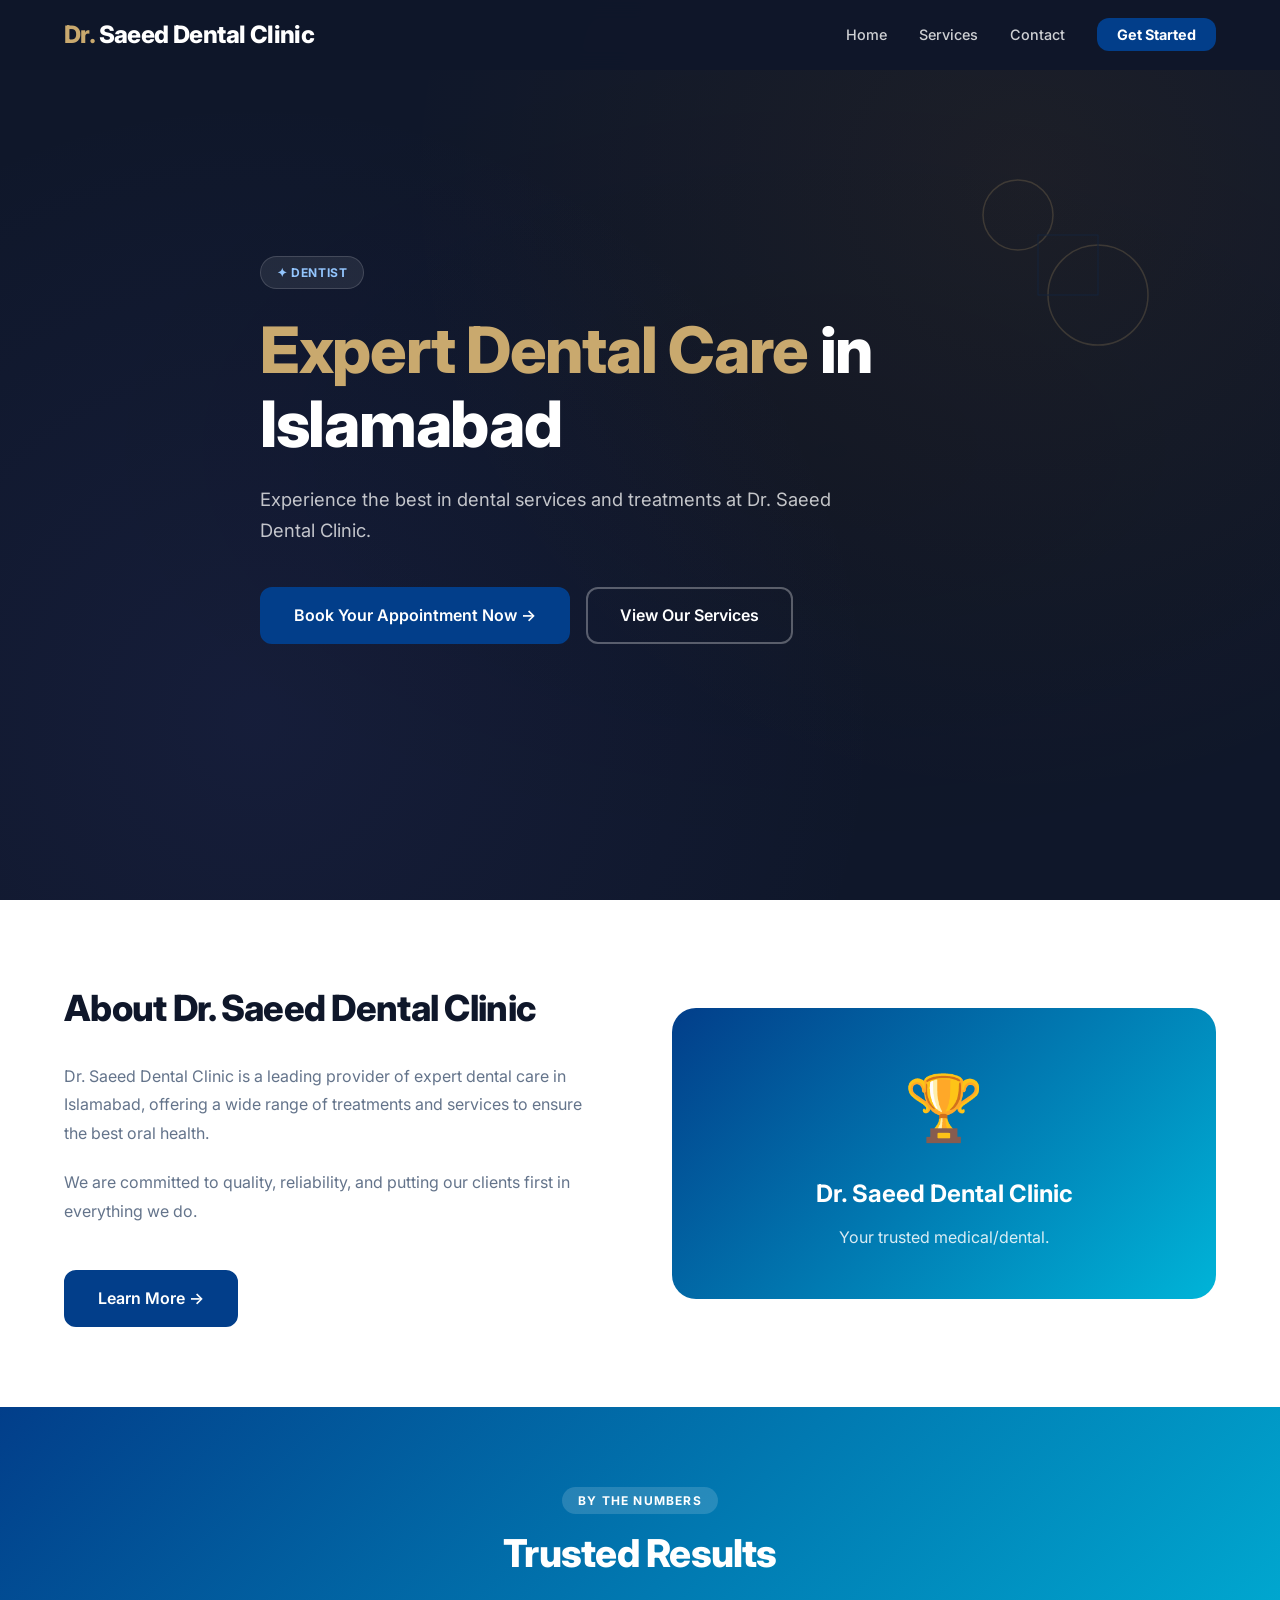
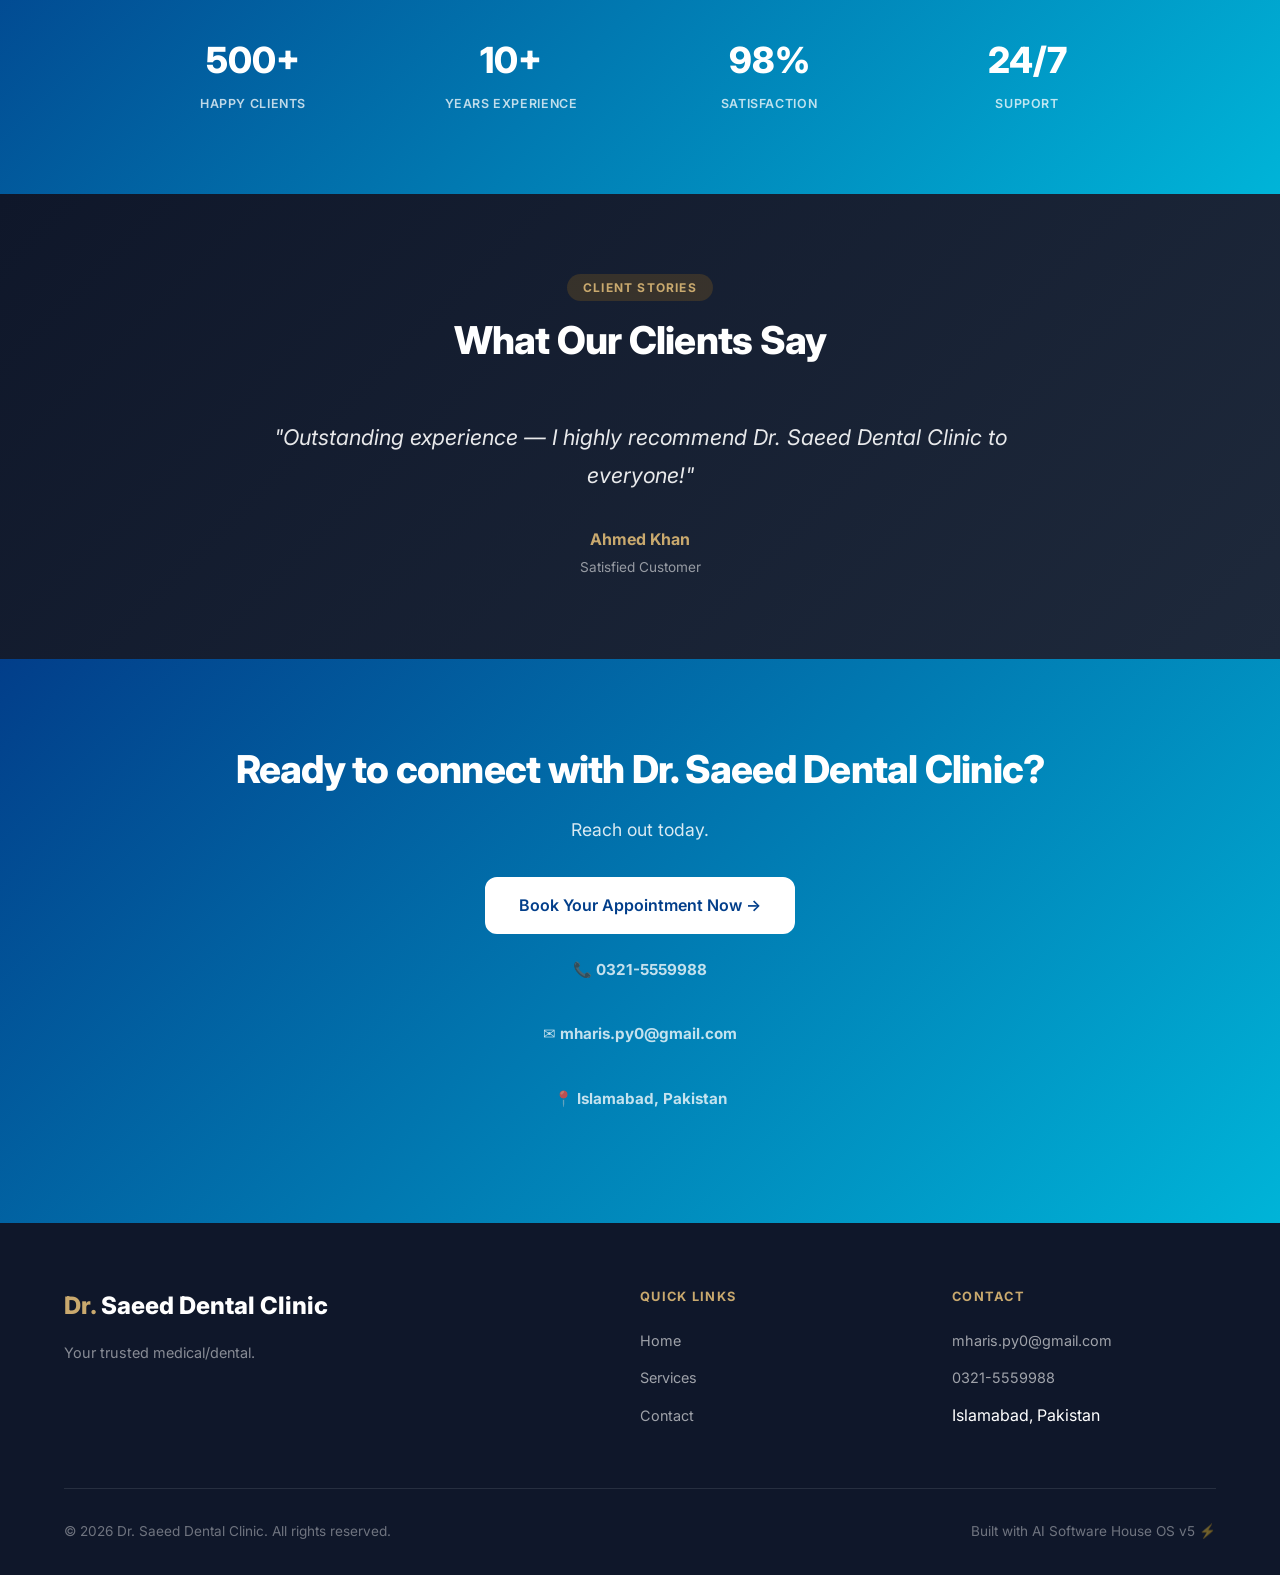
<file: index.html>
<!DOCTYPE html>
<html lang="en">
<head>
  <meta charset="UTF-8">
  <meta name="viewport" content="width=device-width,initial-scale=1.0">
  <title>Dr. Saeed Dental Clinic - DENTIST</title>
  <meta name="description" content="Experience the best in dental services and treatments at Dr. Saeed Dental Clinic.">
  <link rel="preconnect" href="https://fonts.googleapis.com">
  <link href="https://fonts.googleapis.com/css2?family=Inter:wght@400;500;600;700;800&display=swap" rel="stylesheet">
  <link rel="stylesheet" href="styles.css">
</head>
<body>

  <nav class="navbar">
    <div class="container nav-inner">
      <div class="nav-brand"><span>Dr.</span> Saeed Dental Clinic</div>
      <ul class="nav-links">
          <li><a href="index.html">Home</a></li>
          <li><a href="services.html">Services</a></li>
          <li><a href="contact.html">Contact</a></li>
          <li><a href="#contact" class="nav-cta">Get Started</a></li>
      </ul>
      <div class="hamburger"><span></span><span></span><span></span></div>
    </div>
  </nav>

  
  <section class="hero" id="home">
    <div class="hero-deco" aria-hidden="true"><svg viewBox="0 0 240 240" xmlns="http://www.w3.org/2000/svg">
      <circle cx="80" cy="80" r="35" />
      <circle cx="160" cy="160" r="50" />
      <rect x="100" y="100" width="60" height="60" />
    </svg></div>
    <div class="container">
      <div class="hero-content">
        <div class="hero-badge">✦ DENTIST</div>
        <h1><em>Expert Dental Care</em> in Islamabad</h1>
        <p class="hero-sub">Experience the best in dental services and treatments at Dr. Saeed Dental Clinic.</p>
        <div class="hero-btns">
          <a href="#contact" class="btn btn-primary">Book Your Appointment Now →</a>
          <a href="#services" class="btn btn-outline">View Our Services</a>
        </div>
      </div>
    </div>
  </section>

  <section id="about">
    <div class="container">
      <div class="about-grid">
        <div class="about-content fade-in">
          <h2>About Dr. Saeed Dental Clinic</h2>
          <p>Dr. Saeed Dental Clinic is a leading provider of expert dental care in Islamabad, offering a wide range of treatments and services to ensure the best oral health.</p>
          <p>We are committed to quality, reliability, and putting our clients first in everything we do.</p>
          <a href="#contact" class="btn btn-primary" style="margin-top:1.5rem">Learn More →</a>
        </div>
        <div class="about-visual fade-in">
          <div class="about-visual-icon">🏆</div>
          <h3>Dr. Saeed Dental Clinic</h3>
          <p>Your trusted medical/dental.</p>
        </div>
      </div>
    </div>
  </section>

  <section id="stats" style="background:linear-gradient(135deg,var(--primary) 0%,var(--secondary) 100%);color:var(--white);padding:5rem 0">
    <div class="container">
      <div class="section-header" style="color:var(--white)">
        <span class="section-tag" style="background:rgba(255,255,255,.15);color:var(--white);border-color:rgba(255,255,255,.25)">By the Numbers</span>
        <h2 style="color:var(--white);margin-bottom:0">Trusted Results</h2>
      </div>
      <div class="stats-grid" style="max-width:1000px;margin:2rem auto 0;color:var(--white);display:grid;grid-template-columns:repeat(auto-fit,minmax(200px,1fr));gap:2rem;text-align:center"><div class="stat-item"><span class="stat-number">500+</span><div class="stat-label">Happy Clients</div></div><div class="stat-item"><span class="stat-number">10+</span><div class="stat-label">Years Experience</div></div><div class="stat-item"><span class="stat-number">98%</span><div class="stat-label">Satisfaction</div></div><div class="stat-item"><span class="stat-number">24/7</span><div class="stat-label">Support</div></div></div>
    </div>
  </section>

  <section class="testimonial-section" id="testimonials">
    <div class="container">
      <div class="section-header">
        <span class="section-tag" style="background:rgba(245,158,11,.15);color:var(--accent)">Client Stories</span>
        <h2 style="color:var(--white)">What Our Clients Say</h2>
      </div>
      <p class="test-quote fade-in">"Outstanding experience — I highly recommend Dr. Saeed Dental Clinic to everyone!"</p>
      <p class="test-author">Ahmed Khan</p>
      <p class="test-role">Satisfied Customer</p>
    </div>
  </section>

  <section class="cta-section" id="contact">
    <div class="container">
      <h2>Ready to connect with Dr. Saeed Dental Clinic?</h2>
      <p>Reach out today.</p>
      <a href="tel:0321-5559988" class="btn btn-white">Book Your Appointment Now →</a>
      <div class="contact-info">
        <p>📞 <strong><a href="tel:0321-5559988" style="color:inherit;text-decoration:none">0321-5559988</a></strong></p>
        <p>✉ <strong><a href="mailto:mharis.py0@gmail.com" style="color:inherit;text-decoration:none">mharis.py0@gmail.com</a></strong></p>
        <p>📍 <strong>Islamabad, Pakistan</strong></p>
      </div>
    </div>
  </section>

  <footer class="footer">
    <div class="container">
      <div class="footer-grid">
        <div>
          <div class="footer-brand"><span>Dr.</span> Saeed Dental Clinic</div>
          <p class="footer-tagline">Your trusted medical/dental.</p>
        </div>
        <div class="footer-col">
          <h4>Quick Links</h4>
          <ul>
            <li><a href="index.html">Home</a></li>
            <li><a href="services.html">Services</a></li>
            <li><a href="contact.html">Contact</a></li>
          </ul>
        </div>
        <div class="footer-col">
          <h4>Contact</h4>
          <ul>
            <li><a href="mailto:mharis.py0@gmail.com">mharis.py0@gmail.com</a></li>
            <li><a href="tel:0321-5559988">0321-5559988</a></li>
            <li>Islamabad, Pakistan</li>
          </ul>
        </div>
      </div>
      <div class="footer-bottom">
        <p>© 2026 Dr. Saeed Dental Clinic. All rights reserved.</p>
        <p>Built with AI Software House OS v5 ⚡</p>
      </div>
    </div>
  </footer>

  <script src="script.js"></script>
</body>
</html>
</file>
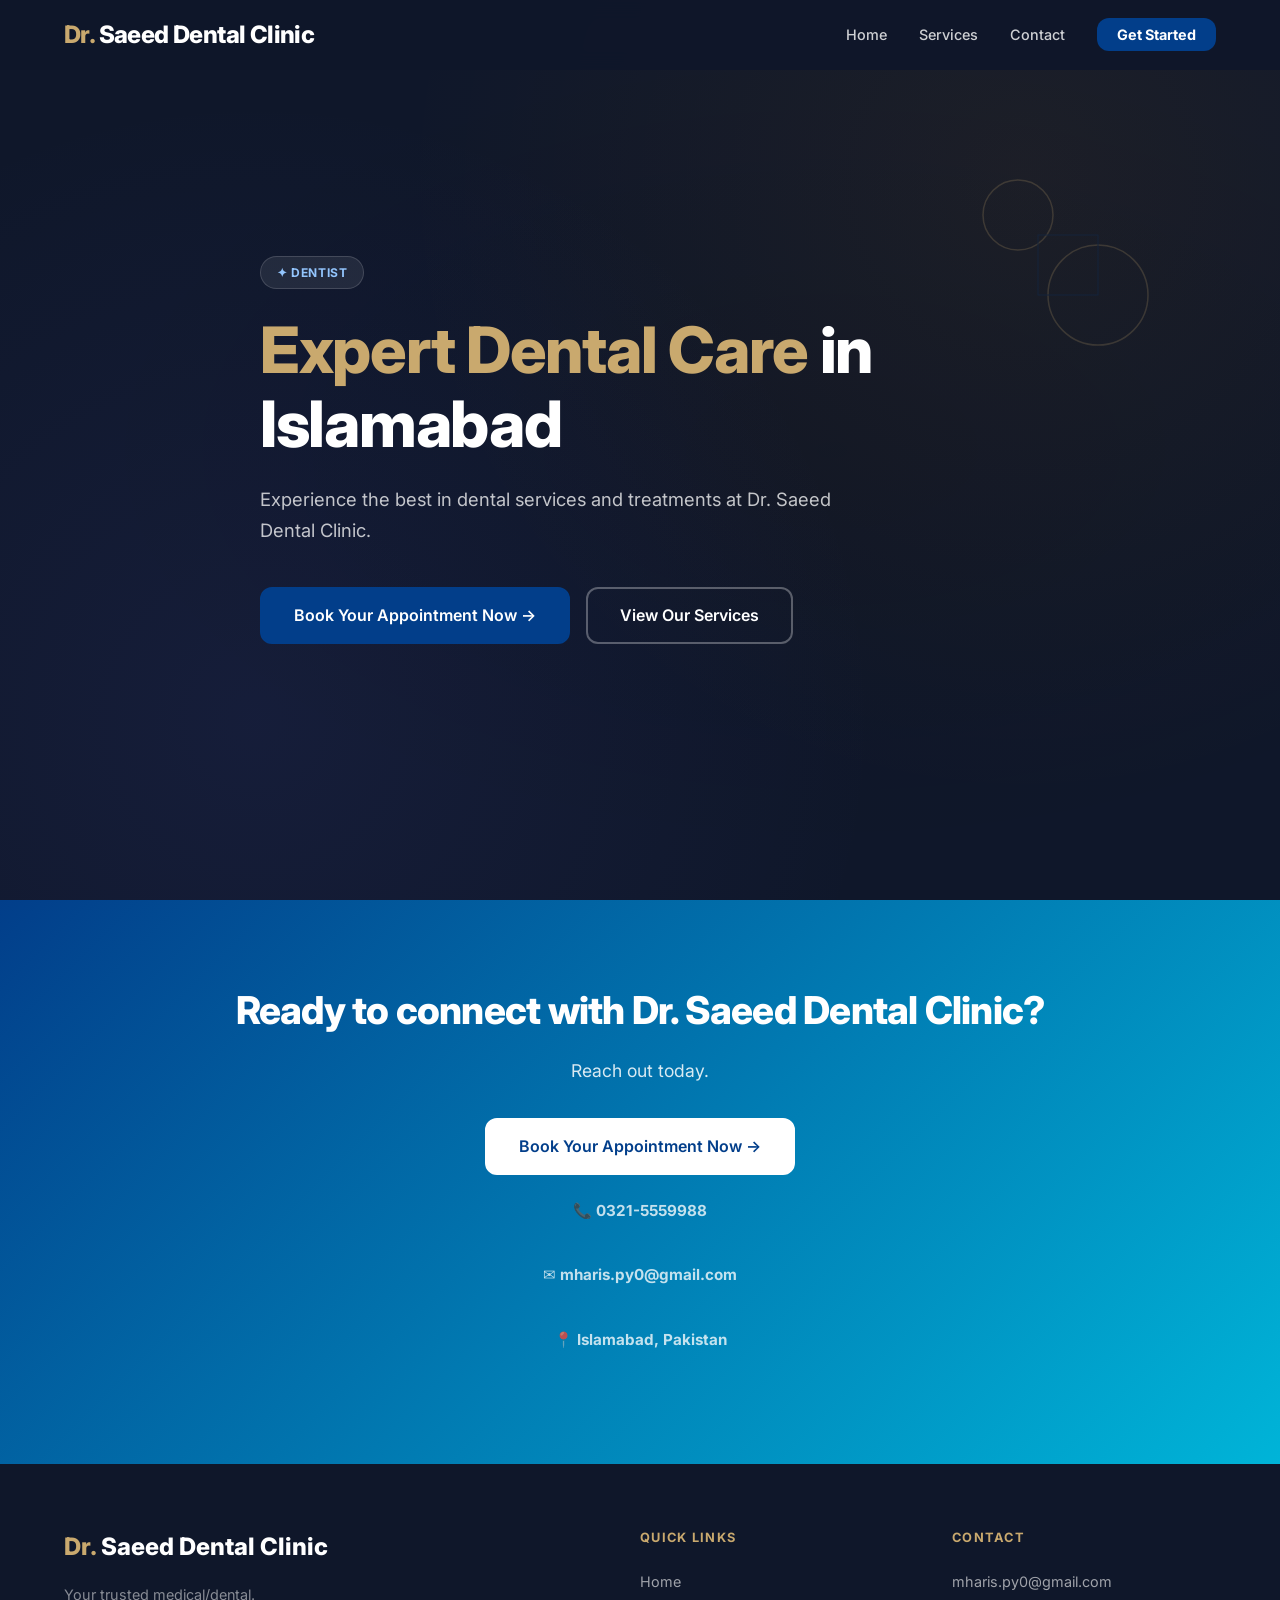
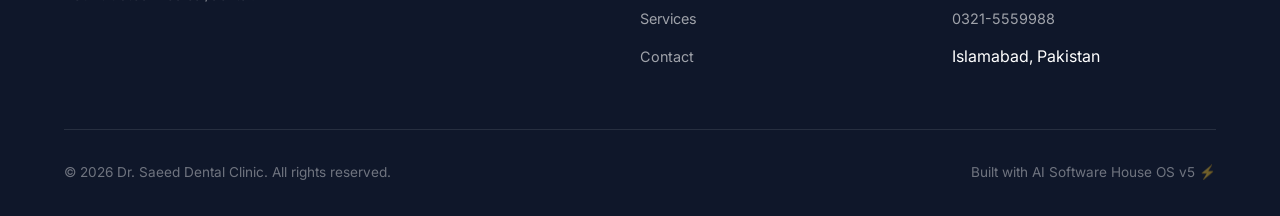
<file: contact.html>
<!DOCTYPE html>
<html lang="en">
<head>
  <meta charset="UTF-8">
  <meta name="viewport" content="width=device-width,initial-scale=1.0">
  <title>Contact - Dr. Saeed Dental Clinic</title>
  <meta name="description" content="Experience the best in dental services and treatments at Dr. Saeed Dental Clinic.">
  <link rel="preconnect" href="https://fonts.googleapis.com">
  <link href="https://fonts.googleapis.com/css2?family=Inter:wght@400;500;600;700;800&display=swap" rel="stylesheet">
  <link rel="stylesheet" href="styles.css">
</head>
<body>

  <nav class="navbar">
    <div class="container nav-inner">
      <div class="nav-brand"><a href="index.html"><span>Dr.</span> Saeed Dental Clinic</a></div>
      <ul class="nav-links">
          <li><a href="index.html">Home</a></li>
          <li><a href="services.html">Services</a></li>
          <li><a href="contact.html">Contact</a></li>
          <li><a href="index.html#contact" class="nav-cta">Get Started</a></li>
      </ul>
      <div class="hamburger"><span></span><span></span><span></span></div>
    </div>
  </nav>

  
  <section class="hero" id="home">
    <div class="hero-deco" aria-hidden="true"><svg viewBox="0 0 240 240" xmlns="http://www.w3.org/2000/svg">
      <circle cx="80" cy="80" r="35" />
      <circle cx="160" cy="160" r="50" />
      <rect x="100" y="100" width="60" height="60" />
    </svg></div>
    <div class="container">
      <div class="hero-content">
        <div class="hero-badge">✦ DENTIST</div>
        <h1><em>Expert Dental Care</em> in Islamabad</h1>
        <p class="hero-sub">Experience the best in dental services and treatments at Dr. Saeed Dental Clinic.</p>
        <div class="hero-btns">
          <a href="#contact" class="btn btn-primary">Book Your Appointment Now →</a>
          <a href="#services" class="btn btn-outline">View Our Services</a>
        </div>
      </div>
    </div>
  </section>

  <section class="cta-section" id="contact">
    <div class="container">
      <h2>Ready to connect with Dr. Saeed Dental Clinic?</h2>
      <p>Reach out today.</p>
      <a href="tel:0321-5559988" class="btn btn-white">Book Your Appointment Now →</a>
      <div class="contact-info">
        <p>📞 <strong><a href="tel:0321-5559988" style="color:inherit;text-decoration:none">0321-5559988</a></strong></p>
        <p>✉ <strong><a href="mailto:mharis.py0@gmail.com" style="color:inherit;text-decoration:none">mharis.py0@gmail.com</a></strong></p>
        <p>📍 <strong>Islamabad, Pakistan</strong></p>
      </div>
    </div>
  </section>

  <footer class="footer">
    <div class="container">
      <div class="footer-grid">
        <div>
          <div class="footer-brand"><span>Dr.</span> Saeed Dental Clinic</div>
          <p class="footer-tagline">Your trusted medical/dental.</p>
        </div>
        <div class="footer-col">
          <h4>Quick Links</h4>
          <ul>
            <li><a href="index.html">Home</a></li>
            <li><a href="services.html">Services</a></li>
            <li><a href="contact.html">Contact</a></li>
          </ul>
        </div>
        <div class="footer-col">
          <h4>Contact</h4>
          <ul>
            <li><a href="mailto:mharis.py0@gmail.com">mharis.py0@gmail.com</a></li>
            <li><a href="tel:0321-5559988">0321-5559988</a></li>
            <li>Islamabad, Pakistan</li>
          </ul>
        </div>
      </div>
      <div class="footer-bottom">
        <p>© 2026 Dr. Saeed Dental Clinic. All rights reserved.</p>
        <p>Built with AI Software House OS v5 ⚡</p>
      </div>
    </div>
  </footer>

  <script src="script.js"></script>
</body>
</html>
</file>
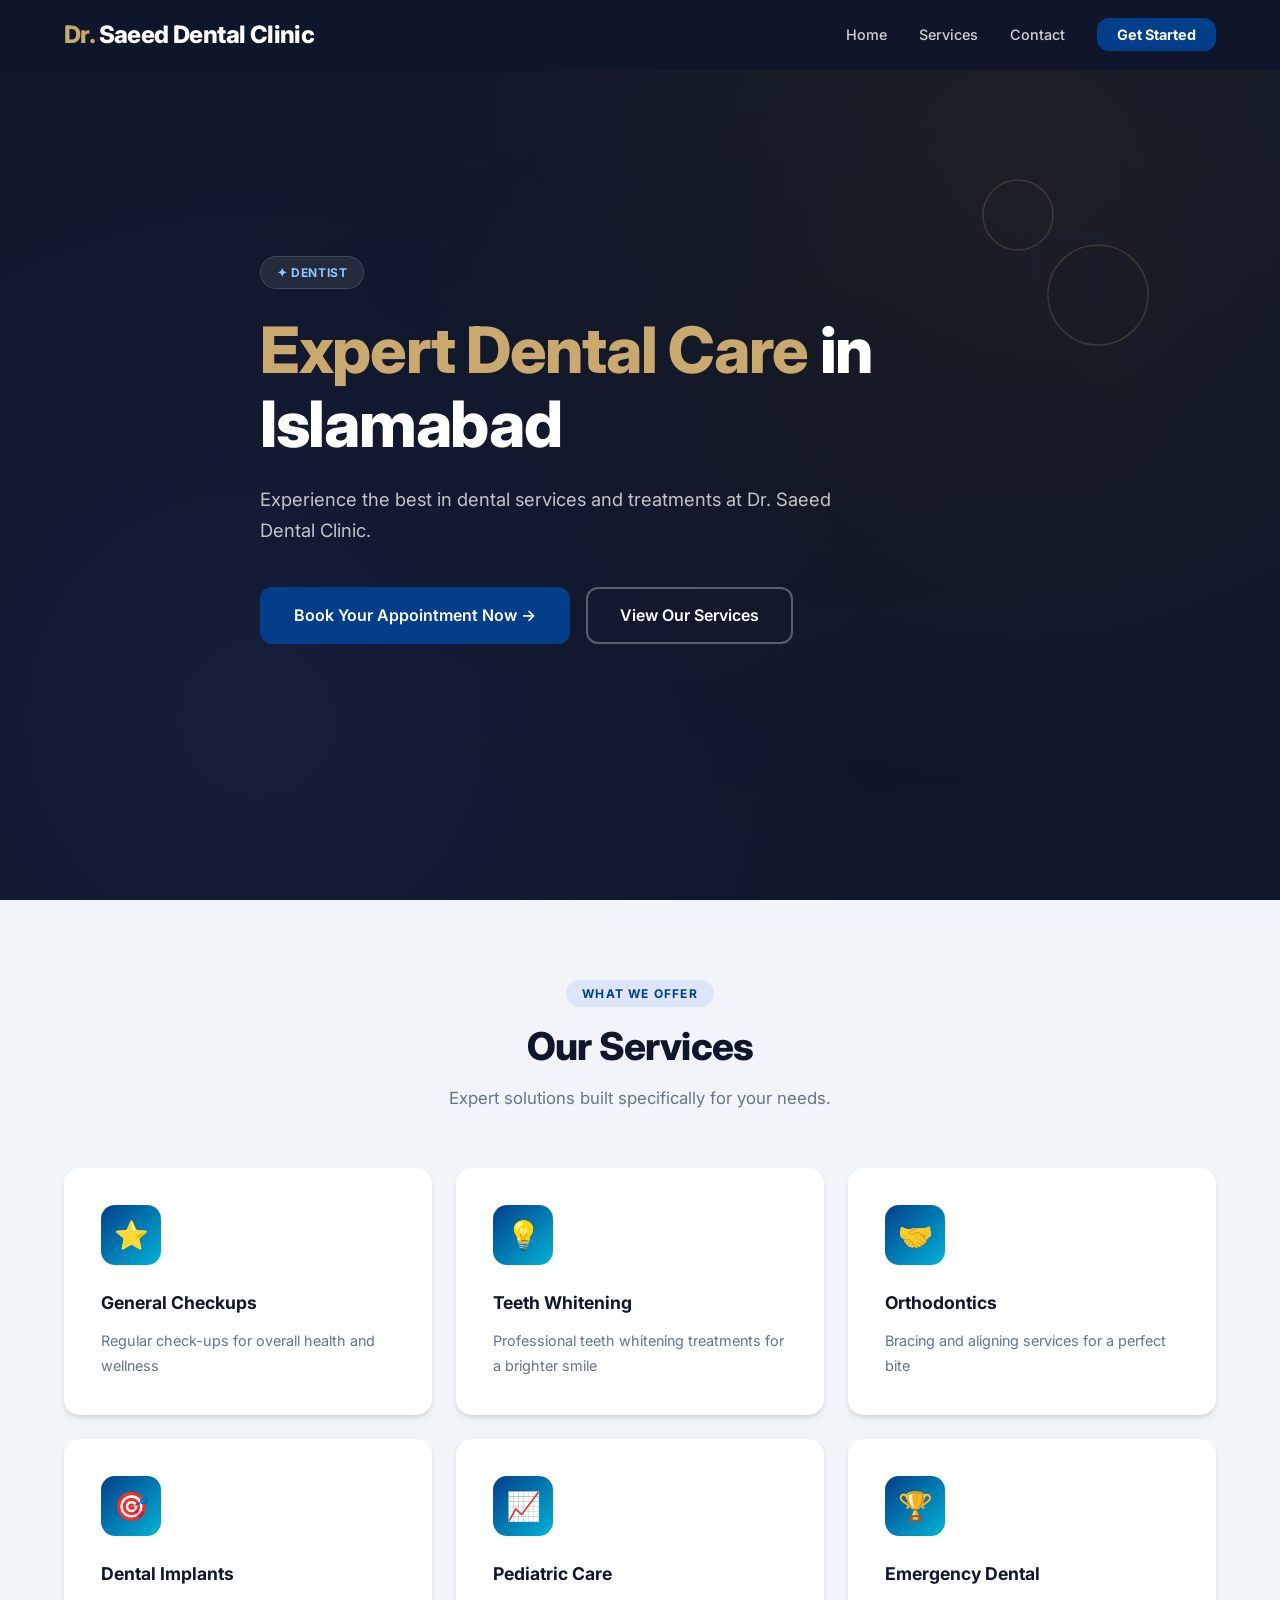
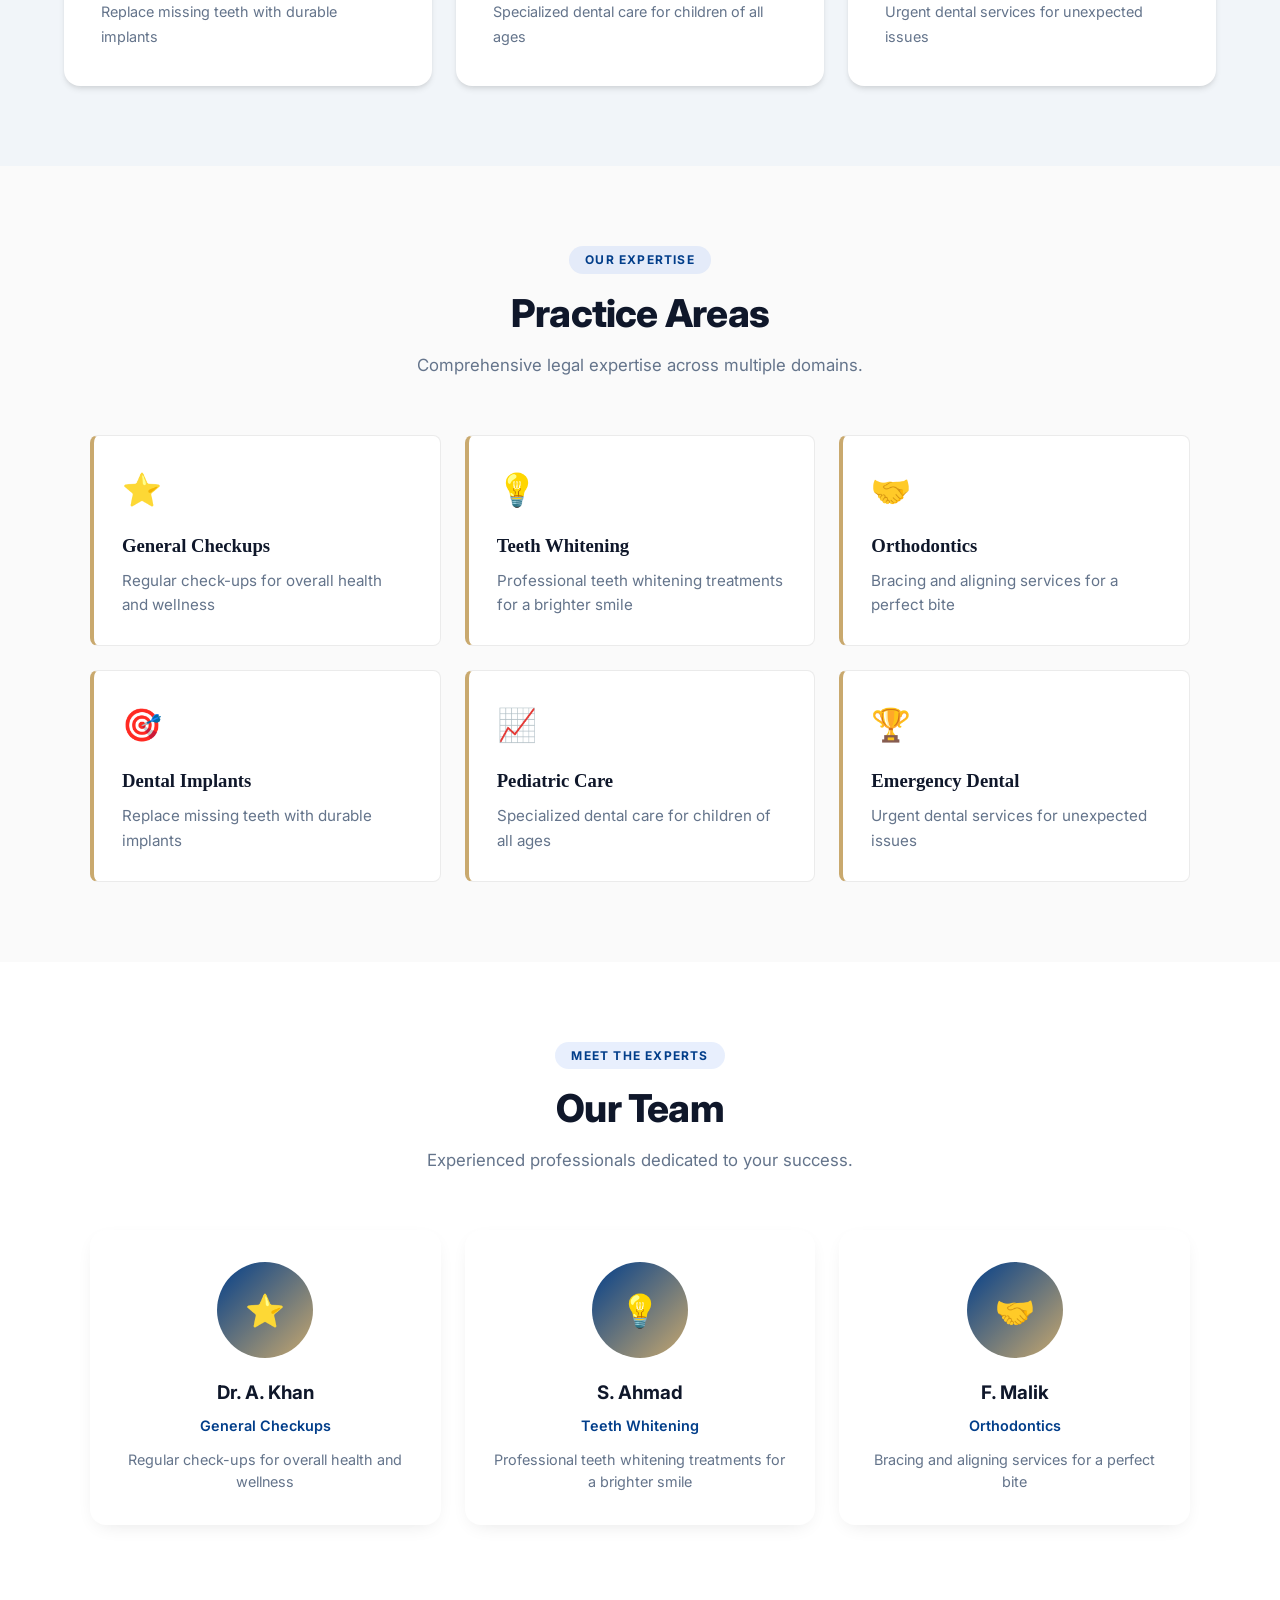
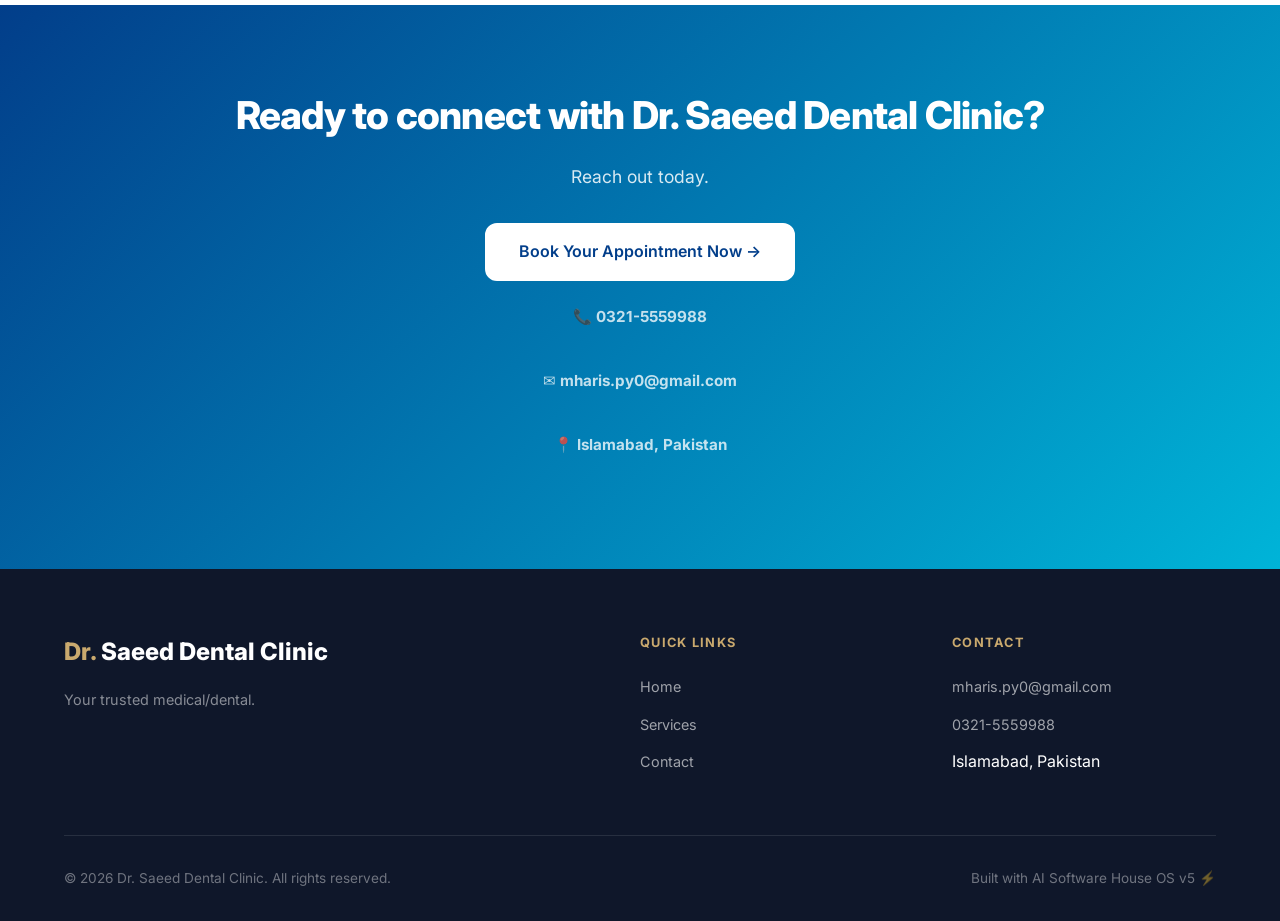
<file: services.html>
<!DOCTYPE html>
<html lang="en">
<head>
  <meta charset="UTF-8">
  <meta name="viewport" content="width=device-width,initial-scale=1.0">
  <title>Services - Dr. Saeed Dental Clinic</title>
  <meta name="description" content="Experience the best in dental services and treatments at Dr. Saeed Dental Clinic.">
  <link rel="preconnect" href="https://fonts.googleapis.com">
  <link href="https://fonts.googleapis.com/css2?family=Inter:wght@400;500;600;700;800&display=swap" rel="stylesheet">
  <link rel="stylesheet" href="styles.css">
</head>
<body>

  <nav class="navbar">
    <div class="container nav-inner">
      <div class="nav-brand"><a href="index.html"><span>Dr.</span> Saeed Dental Clinic</a></div>
      <ul class="nav-links">
          <li><a href="index.html">Home</a></li>
          <li><a href="services.html">Services</a></li>
          <li><a href="contact.html">Contact</a></li>
          <li><a href="index.html#contact" class="nav-cta">Get Started</a></li>
      </ul>
      <div class="hamburger"><span></span><span></span><span></span></div>
    </div>
  </nav>

  
  <section class="hero" id="home">
    <div class="hero-deco" aria-hidden="true"><svg viewBox="0 0 240 240" xmlns="http://www.w3.org/2000/svg">
      <circle cx="80" cy="80" r="35" />
      <circle cx="160" cy="160" r="50" />
      <rect x="100" y="100" width="60" height="60" />
    </svg></div>
    <div class="container">
      <div class="hero-content">
        <div class="hero-badge">✦ DENTIST</div>
        <h1><em>Expert Dental Care</em> in Islamabad</h1>
        <p class="hero-sub">Experience the best in dental services and treatments at Dr. Saeed Dental Clinic.</p>
        <div class="hero-btns">
          <a href="#contact" class="btn btn-primary">Book Your Appointment Now →</a>
          <a href="#services" class="btn btn-outline">View Our Services</a>
        </div>
      </div>
    </div>
  </section>

  <section class="services-section" id="services">
    <div class="container">
      <div class="section-header">
        <span class="section-tag">What We Offer</span>
        <h2>Our Services</h2>
        <p>Expert solutions built specifically for your needs.</p>
      </div>
      <div class="services-grid">
        <div class="service-card fade-in">
          <div class="service-icon">⭐</div>
          <h3>General Checkups</h3>
          <p>Regular check-ups for overall health and wellness</p>
        </div>
        <div class="service-card fade-in">
          <div class="service-icon">💡</div>
          <h3>Teeth Whitening</h3>
          <p>Professional teeth whitening treatments for a brighter smile</p>
        </div>
        <div class="service-card fade-in">
          <div class="service-icon">🤝</div>
          <h3>Orthodontics</h3>
          <p>Bracing and aligning services for a perfect bite</p>
        </div>
        <div class="service-card fade-in">
          <div class="service-icon">🎯</div>
          <h3>Dental Implants</h3>
          <p>Replace missing teeth with durable implants</p>
        </div>
        <div class="service-card fade-in">
          <div class="service-icon">📈</div>
          <h3>Pediatric Care</h3>
          <p>Specialized dental care for children of all ages</p>
        </div>
        <div class="service-card fade-in">
          <div class="service-icon">🏆</div>
          <h3>Emergency Dental</h3>
          <p>Urgent dental services for unexpected issues</p>
        </div></div>
    </div>
  </section>

  <section id="practice-areas" style="background:#fafafa">
    <div class="container">
      <div class="section-header">
        <span class="section-tag">Our Expertise</span>
        <h2>Practice Areas</h2>
        <p>Comprehensive legal expertise across multiple domains.</p>
      </div>
      <div style="display:grid;grid-template-columns:repeat(auto-fit,minmax(300px,1fr));gap:1.5rem;max-width:1100px;margin:0 auto">
        
        <div class="practice-area fade-in" style="border:1px solid rgba(0,0,0,.08);border-left:4px solid var(--accent);border-radius:.5rem;padding:1.75rem;background:var(--white);transition:all .3s ease">
          <div style="font-size:2rem;margin-bottom:1rem;color:var(--primary)">⭐</div>
          <h3 style="margin:0 0 .5rem 0;color:var(--dark);font-family:Georgia,serif">General Checkups</h3>
          <p style="margin:0;color:var(--gray);line-height:1.6;font-size:.95rem">Regular check-ups for overall health and wellness</p>
        </div>
        <div class="practice-area fade-in" style="border:1px solid rgba(0,0,0,.08);border-left:4px solid var(--accent);border-radius:.5rem;padding:1.75rem;background:var(--white);transition:all .3s ease">
          <div style="font-size:2rem;margin-bottom:1rem;color:var(--primary)">💡</div>
          <h3 style="margin:0 0 .5rem 0;color:var(--dark);font-family:Georgia,serif">Teeth Whitening</h3>
          <p style="margin:0;color:var(--gray);line-height:1.6;font-size:.95rem">Professional teeth whitening treatments for a brighter smile</p>
        </div>
        <div class="practice-area fade-in" style="border:1px solid rgba(0,0,0,.08);border-left:4px solid var(--accent);border-radius:.5rem;padding:1.75rem;background:var(--white);transition:all .3s ease">
          <div style="font-size:2rem;margin-bottom:1rem;color:var(--primary)">🤝</div>
          <h3 style="margin:0 0 .5rem 0;color:var(--dark);font-family:Georgia,serif">Orthodontics</h3>
          <p style="margin:0;color:var(--gray);line-height:1.6;font-size:.95rem">Bracing and aligning services for a perfect bite</p>
        </div>
        <div class="practice-area fade-in" style="border:1px solid rgba(0,0,0,.08);border-left:4px solid var(--accent);border-radius:.5rem;padding:1.75rem;background:var(--white);transition:all .3s ease">
          <div style="font-size:2rem;margin-bottom:1rem;color:var(--primary)">🎯</div>
          <h3 style="margin:0 0 .5rem 0;color:var(--dark);font-family:Georgia,serif">Dental Implants</h3>
          <p style="margin:0;color:var(--gray);line-height:1.6;font-size:.95rem">Replace missing teeth with durable implants</p>
        </div>
        <div class="practice-area fade-in" style="border:1px solid rgba(0,0,0,.08);border-left:4px solid var(--accent);border-radius:.5rem;padding:1.75rem;background:var(--white);transition:all .3s ease">
          <div style="font-size:2rem;margin-bottom:1rem;color:var(--primary)">📈</div>
          <h3 style="margin:0 0 .5rem 0;color:var(--dark);font-family:Georgia,serif">Pediatric Care</h3>
          <p style="margin:0;color:var(--gray);line-height:1.6;font-size:.95rem">Specialized dental care for children of all ages</p>
        </div>
        <div class="practice-area fade-in" style="border:1px solid rgba(0,0,0,.08);border-left:4px solid var(--accent);border-radius:.5rem;padding:1.75rem;background:var(--white);transition:all .3s ease">
          <div style="font-size:2rem;margin-bottom:1rem;color:var(--primary)">🏆</div>
          <h3 style="margin:0 0 .5rem 0;color:var(--dark);font-family:Georgia,serif">Emergency Dental</h3>
          <p style="margin:0;color:var(--gray);line-height:1.6;font-size:.95rem">Urgent dental services for unexpected issues</p>
        </div>
      </div>
    </div>
  </section>

  <section id="team">
    <div class="container">
      <div class="section-header">
        <span class="section-tag">Meet the Experts</span>
        <h2>Our Team</h2>
        <p>Experienced professionals dedicated to your success.</p>
      </div>
      <div style="display:grid;grid-template-columns:repeat(auto-fit,minmax(280px,1fr));gap:1.5rem;max-width:1100px;margin:0 auto">
        
          <div class="team-card fade-in" style="text-align:center;background:var(--white);border-radius:1rem;padding:2rem 1.5rem;box-shadow:0 6px 20px -8px rgba(0,0,0,.12)">
            <div style="width:96px;height:96px;border-radius:50%;background:linear-gradient(135deg,var(--primary),var(--accent));display:flex;align-items:center;justify-content:center;font-size:2rem;color:var(--white);margin:0 auto 1.25rem">
              ⭐
            </div>
            <h3 style="margin:0 0 .35rem;color:var(--dark)">Dr. A. Khan</h3>
            <div style="color:var(--primary);font-weight:600;font-size:.9rem;margin-bottom:.75rem">General Checkups</div>
            <p style="margin:0;color:var(--gray);font-size:.9rem;line-height:1.55">Regular check-ups for overall health and wellness</p>
          </div>
          <div class="team-card fade-in" style="text-align:center;background:var(--white);border-radius:1rem;padding:2rem 1.5rem;box-shadow:0 6px 20px -8px rgba(0,0,0,.12)">
            <div style="width:96px;height:96px;border-radius:50%;background:linear-gradient(135deg,var(--primary),var(--accent));display:flex;align-items:center;justify-content:center;font-size:2rem;color:var(--white);margin:0 auto 1.25rem">
              💡
            </div>
            <h3 style="margin:0 0 .35rem;color:var(--dark)">S. Ahmad</h3>
            <div style="color:var(--primary);font-weight:600;font-size:.9rem;margin-bottom:.75rem">Teeth Whitening</div>
            <p style="margin:0;color:var(--gray);font-size:.9rem;line-height:1.55">Professional teeth whitening treatments for a brighter smile</p>
          </div>
          <div class="team-card fade-in" style="text-align:center;background:var(--white);border-radius:1rem;padding:2rem 1.5rem;box-shadow:0 6px 20px -8px rgba(0,0,0,.12)">
            <div style="width:96px;height:96px;border-radius:50%;background:linear-gradient(135deg,var(--primary),var(--accent));display:flex;align-items:center;justify-content:center;font-size:2rem;color:var(--white);margin:0 auto 1.25rem">
              🤝
            </div>
            <h3 style="margin:0 0 .35rem;color:var(--dark)">F. Malik</h3>
            <div style="color:var(--primary);font-weight:600;font-size:.9rem;margin-bottom:.75rem">Orthodontics</div>
            <p style="margin:0;color:var(--gray);font-size:.9rem;line-height:1.55">Bracing and aligning services for a perfect bite</p>
          </div>
      </div>
    </div>
  </section>

  <section class="cta-section" id="contact">
    <div class="container">
      <h2>Ready to connect with Dr. Saeed Dental Clinic?</h2>
      <p>Reach out today.</p>
      <a href="tel:0321-5559988" class="btn btn-white">Book Your Appointment Now →</a>
      <div class="contact-info">
        <p>📞 <strong><a href="tel:0321-5559988" style="color:inherit;text-decoration:none">0321-5559988</a></strong></p>
        <p>✉ <strong><a href="mailto:mharis.py0@gmail.com" style="color:inherit;text-decoration:none">mharis.py0@gmail.com</a></strong></p>
        <p>📍 <strong>Islamabad, Pakistan</strong></p>
      </div>
    </div>
  </section>

  <footer class="footer">
    <div class="container">
      <div class="footer-grid">
        <div>
          <div class="footer-brand"><span>Dr.</span> Saeed Dental Clinic</div>
          <p class="footer-tagline">Your trusted medical/dental.</p>
        </div>
        <div class="footer-col">
          <h4>Quick Links</h4>
          <ul>
            <li><a href="index.html">Home</a></li>
            <li><a href="services.html">Services</a></li>
            <li><a href="contact.html">Contact</a></li>
          </ul>
        </div>
        <div class="footer-col">
          <h4>Contact</h4>
          <ul>
            <li><a href="mailto:mharis.py0@gmail.com">mharis.py0@gmail.com</a></li>
            <li><a href="tel:0321-5559988">0321-5559988</a></li>
            <li>Islamabad, Pakistan</li>
          </ul>
        </div>
      </div>
      <div class="footer-bottom">
        <p>© 2026 Dr. Saeed Dental Clinic. All rights reserved.</p>
        <p>Built with AI Software House OS v5 ⚡</p>
      </div>
    </div>
  </footer>

  <script src="script.js"></script>
</body>
</html>
</file>
<file: styles.css>
/* Website Generator v3 — Dr. Saeed Dental Clinic | AI Software House OS */
:root {
  --primary:   #023e8a;
  --secondary: #00b4d8;
  --accent:    #c9a96e;
  --dark:      #0f172a;
  --dark2:     #1e293b;
  --gray:      #64748b;
  --light:     #f1f5f9;
  --white:     #ffffff;
  --font:      'Inter','Segoe UI',sans-serif;
  --radius:    0.75rem;
  --shadow:    0 4px 6px -1px rgba(0,0,0,.1),0 2px 4px -1px rgba(0,0,0,.06);
  --shadowlg:  0 20px 25px -5px rgba(0,0,0,.1),0 10px 10px -5px rgba(0,0,0,.04);
  --ease:      all .3s ease;
}
*,*::before,*::after{box-sizing:border-box;margin:0;padding:0}
html{scroll-behavior:smooth}
body{font-family:var(--font);color:var(--dark);line-height:1.6;background:var(--white)}
a{text-decoration:none;color:inherit}
img{max-width:100%;height:auto}
.container{max-width:1200px;margin:0 auto;padding:0 1.5rem}
.navbar{position:fixed;top:0;left:0;right:0;z-index:1000;background:rgba(15,23,42,.95);backdrop-filter:blur(10px);padding:1rem 0;transition:var(--ease)}
.nav-inner{display:flex;align-items:center;justify-content:space-between}
.nav-brand{font-size:1.5rem;font-weight:800;color:var(--white);letter-spacing:-.025em}
.nav-brand span{color:var(--accent)}
.nav-brand a{color:inherit}
.nav-links{display:flex;gap:2rem;list-style:none}
.nav-links a{color:rgba(255,255,255,.8);font-size:.9rem;font-weight:500;transition:var(--ease)}
.nav-links a:hover{color:var(--accent)}
.nav-cta{background:var(--primary)!important;color:var(--white)!important;padding:.5rem 1.25rem;border-radius:var(--radius);font-weight:700!important}
.nav-cta:hover{background:var(--secondary)!important}
.hamburger{display:none;flex-direction:column;cursor:pointer;gap:5px}
.hamburger span{display:block;width:25px;height:2px;background:var(--white);transition:var(--ease)}
.hero{min-height:100vh;display:flex;align-items:center;background:linear-gradient(135deg,var(--dark) 0%,var(--dark2) 55%,#0c1524 100%);position:relative;overflow:hidden;padding-top:80px}
.hero::before{content:'';position:absolute;inset:0;background:radial-gradient(ellipse at 65% 50%,rgba(0,0,0,.1) 0%,transparent 68%)}
.hero-content{position:relative;z-index:1;max-width:760px}
.hero-badge{display:inline-flex;align-items:center;gap:.5rem;background:rgba(255,255,255,.08);border:1px solid rgba(255,255,255,.15);color:#93c5fd;padding:.375rem 1rem;border-radius:100px;font-size:.75rem;font-weight:700;letter-spacing:.05em;text-transform:uppercase;margin-bottom:1.5rem}
.hero h1{font-size:clamp(2.2rem,5vw,4rem);font-weight:800;line-height:1.15;color:var(--white);margin-bottom:1.5rem;letter-spacing:-.02em}
.hero h1 em{font-style:normal;color:var(--accent)}
.hero-sub{font-size:1.15rem;color:rgba(255,255,255,.75);margin-bottom:2.5rem;max-width:600px;line-height:1.7}
.hero-btns{display:flex;gap:1rem;flex-wrap:wrap}
.btn{display:inline-flex;align-items:center;gap:.5rem;padding:.875rem 2rem;border-radius:var(--radius);font-size:1rem;font-weight:600;cursor:pointer;border:2px solid transparent;transition:var(--ease);white-space:nowrap;text-decoration:none}
.btn-primary{background:var(--primary);color:var(--white);border-color:var(--primary)}
.btn-primary:hover{background:var(--secondary);border-color:var(--secondary);transform:translateY(-2px);box-shadow:0 8px 25px rgba(0,0,0,.3)}
.btn-outline{background:transparent;color:var(--white);border-color:rgba(255,255,255,.3)}
.btn-outline:hover{background:rgba(255,255,255,.1);border-color:rgba(255,255,255,.6)}
.btn-white{background:var(--white);color:var(--primary);border-color:var(--white)}
.btn-white:hover{background:var(--light);transform:translateY(-2px);box-shadow:0 8px 25px rgba(0,0,0,.2)}
.stats-bar{background:var(--primary);padding:2.5rem 0}
.stats-grid{display:grid;grid-template-columns:repeat(4,1fr);gap:2rem;text-align:center}
.stat-item{color:var(--white)}
.stat-number{display:block;font-size:2.25rem;font-weight:800}
.stat-label{font-size:.78rem;color:rgba(255,255,255,.75);font-weight:600;text-transform:uppercase;letter-spacing:.05em;margin-top:.25rem}
section{padding:5rem 0}
.section-header{text-align:center;margin-bottom:3.5rem}
.section-tag{display:inline-block;background:rgba(37,99,235,.1);color:var(--primary);font-size:.75rem;font-weight:700;letter-spacing:.1em;text-transform:uppercase;padding:.25rem 1rem;border-radius:100px;margin-bottom:1rem}
.section-header h2{font-size:clamp(1.75rem,3vw,2.75rem);font-weight:800;color:var(--dark);letter-spacing:-.02em;line-height:1.2}
.section-header p{color:var(--gray);font-size:1.05rem;margin-top:1rem;max-width:580px;margin-left:auto;margin-right:auto}
.about-grid{display:grid;grid-template-columns:1fr 1fr;gap:4rem;align-items:center}
.about-content h2{font-size:2.25rem;font-weight:800;color:var(--dark);margin-bottom:1.5rem;letter-spacing:-.02em}
.about-content p{color:var(--gray);line-height:1.8;margin-bottom:1.25rem}
.about-visual{background:linear-gradient(135deg,var(--primary),var(--secondary));border-radius:1.5rem;padding:3rem;color:var(--white);text-align:center}
.about-visual-icon{font-size:4rem;margin-bottom:1rem}
.about-visual h3{font-size:1.5rem;font-weight:700;margin-bottom:.75rem}
.about-visual p{opacity:.85;line-height:1.6}
.services-section{background:var(--light)}
.services-grid{display:grid;grid-template-columns:repeat(3,1fr);gap:1.5rem}
.service-card{background:var(--white);border-radius:1rem;padding:2.25rem;box-shadow:var(--shadow);transition:var(--ease);border:1px solid transparent}
.service-card:hover{transform:translateY(-5px);box-shadow:var(--shadowlg);border-color:var(--primary)}
.service-icon{width:60px;height:60px;background:linear-gradient(135deg,var(--primary),var(--secondary));border-radius:.875rem;display:flex;align-items:center;justify-content:center;font-size:1.75rem;margin-bottom:1.5rem}
.service-card h3{font-size:1.1rem;font-weight:700;color:var(--dark);margin-bottom:.75rem}
.service-card p{color:var(--gray);font-size:.9rem;line-height:1.7}
.why-grid{display:grid;grid-template-columns:repeat(3,1fr);gap:2rem}
.why-card{text-align:center;padding:2rem 1.5rem}
.why-number{width:52px;height:52px;background:linear-gradient(135deg,var(--primary),var(--accent));color:var(--white);font-size:1.25rem;font-weight:800;border-radius:50%;display:flex;align-items:center;justify-content:center;margin:0 auto 1.25rem}
.why-card h3{font-size:1.05rem;font-weight:700;color:var(--dark);margin-bottom:.75rem}
.why-card p{color:var(--gray);font-size:.9rem;line-height:1.7}
.testimonial-section{background:linear-gradient(135deg,var(--dark),var(--dark2));color:var(--white);text-align:center}
.test-quote{font-size:1.35rem;font-style:italic;line-height:1.75;max-width:740px;margin:0 auto 2rem;color:rgba(255,255,255,.9)}
.test-author{font-weight:700;color:var(--accent);font-size:1rem;margin-bottom:.3rem}
.test-role{font-size:.85rem;color:rgba(255,255,255,.55)}
.cta-section{background:linear-gradient(135deg,var(--primary),var(--secondary));color:var(--white);text-align:center}
.cta-section h2{font-size:clamp(1.75rem,3vw,2.5rem);font-weight:800;margin-bottom:1rem;letter-spacing:-.02em}
.cta-section p{font-size:1.1rem;opacity:.85;margin-bottom:2rem}
.contact-info{margin-top:1.5rem;opacity:.9;display:flex;flex-direction:column;gap:.5rem;align-items:center}
.contact-info p{font-size:.95rem}
.footer{background:var(--dark);color:var(--white);padding:4rem 0 2rem}
.footer-grid{display:grid;grid-template-columns:2fr 1fr 1fr;gap:3rem;margin-bottom:3rem}
.footer-brand{font-size:1.5rem;font-weight:800;margin-bottom:1rem}
.footer-brand span{color:var(--accent)}
.footer-tagline{color:rgba(255,255,255,.5);font-size:.9rem;line-height:1.6}
.footer-col h4{font-size:.8rem;font-weight:700;letter-spacing:.1em;text-transform:uppercase;color:var(--accent);margin-bottom:1.25rem}
.footer-col ul{list-style:none}
.footer-col li{margin-bottom:.75rem}
.footer-col a{color:rgba(255,255,255,.6);font-size:.9rem;transition:var(--ease)}
.footer-col a:hover{color:var(--white)}
.footer-bottom{border-top:1px solid rgba(255,255,255,.1);padding-top:2rem;display:flex;justify-content:space-between;align-items:center;flex-wrap:wrap;gap:1rem}
.footer-bottom p{color:rgba(255,255,255,.4);font-size:.85rem}
.fade-in{opacity:0;transform:translateY(30px);transition:opacity .6s ease,transform .6s ease}
.fade-in.visible{opacity:1;transform:translateY(0)}
@media(max-width:1024px){.stats-grid{grid-template-columns:repeat(2,1fr)}.services-grid{grid-template-columns:repeat(2,1fr)}.footer-grid{grid-template-columns:1fr 1fr}}
@media(max-width:768px){.about-grid{grid-template-columns:1fr}.why-grid{grid-template-columns:1fr}.nav-links{display:none}.hamburger{display:flex}.footer-grid{grid-template-columns:1fr}}
@media(max-width:480px){.services-grid{grid-template-columns:1fr}.stats-grid{grid-template-columns:1fr 1fr}.hero-btns{flex-direction:column}}


/* Treatment: fallback_modern */
.hero::after{content:'';position:absolute;inset:0;background:
  radial-gradient(circle at 20% 80%, rgba(99,102,241,.08), transparent 50%),
  radial-gradient(circle at 80% 20%, rgba(245,158,11,.06), transparent 50%);
  pointer-events:none}
.hero-deco{position:absolute;top:15%;right:8%;width:240px;height:240px;opacity:.2;z-index:0}
.hero-deco circle{fill:none;stroke:var(--accent);stroke-width:1.5;animation:gentleFloat 10s ease-in-out infinite}
.hero-deco circle:nth-child(2){animation-delay:-3s;animation-duration:12s}
.hero-deco rect{fill:none;stroke:var(--primary);stroke-width:1;animation:gentleSpin 20s linear infinite;transform-origin:center}
@keyframes gentleFloat{0%,100%{transform:translate(0,0)}50%{transform:translate(10px,-10px)}}
@keyframes gentleSpin{0%{transform:rotate(0)}100%{transform:rotate(360deg)}}
.service-card{transition:all .35s ease}
.service-card:hover{transform:translateY(-6px)}


/* Hero background photo with readability overlay */
.hero{
  background-image:
    linear-gradient(135deg, rgba(15,23,42,0.85) 0%, rgba(15,23,42,0.55) 55%, rgba(15,23,42,0.35) 100%),
    url('https://images.unsplash.com/photo-1557804506-669a67965ba0?auto=format&fit=crop&w=1920&q=85') !important;
  background-size: cover !important;
  background-position: center center !important;
  background-repeat: no-repeat !important;
  background-color: var(--dark) !important;
}
.hero-content{position:relative;z-index:2}
.hero-deco{z-index:1}
</file>
